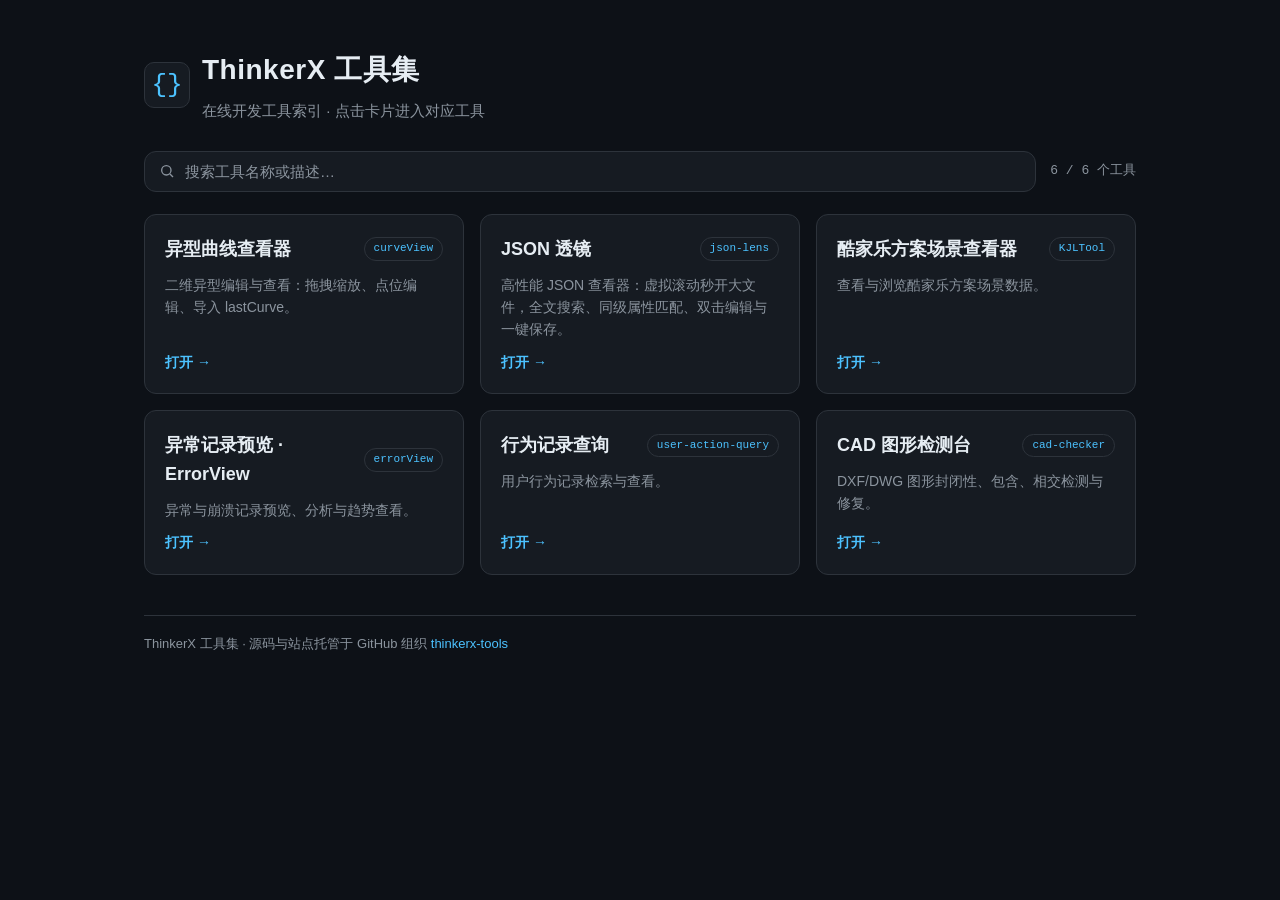
<file: index.html>
<!DOCTYPE html>
<html lang="zh-CN">
<head>
<meta charset="UTF-8">
<meta name="viewport" content="width=device-width, initial-scale=1.0">
<title>ThinkerX 工具集</title>
<meta name="description" content="ThinkerX 在线工具索引：JSON 透镜、酷家乐方案场景查看器、异常记录预览 ErrorView、行为记录查询、CAD 图形检测台。">
<link rel="icon" href="data:image/svg+xml,%3Csvg xmlns='http://www.w3.org/2000/svg' viewBox='0 0 32 32'%3E%3Ctext x='3' y='24' font-size='22' fill='%234cc2ff' font-family='monospace'%3E%7B%7D%3C/text%3E%3C/svg%3E">
<style>
  :root {
    --bg: #0d1117;
    --fg: #e6edf3;
    --muted: #8b949e;
    --accent: #4cc2ff;
    --surface: #161b22;
    --border: #2d333b;
    --radius: 12px;
    --font: -apple-system, BlinkMacSystemFont, "Segoe UI", "PingFang SC", "Microsoft YaHei", sans-serif;
    --mono: "SFMono-Regular", Consolas, "Liberation Mono", monospace;
  }
  * { box-sizing: border-box; }
  html, body { margin: 0; }
  body {
    background: var(--bg);
    color: var(--fg);
    font-family: var(--font);
    line-height: 1.6;
    min-height: 100vh;
    -webkit-font-smoothing: antialiased;
  }
  .wrap { max-width: 1040px; margin: 0 auto; padding: 48px 24px 64px; }
  header { margin-bottom: 28px; }
  .brand { display: flex; align-items: center; gap: 12px; }
  .logo {
    font-family: var(--mono);
    font-size: 26px;
    color: var(--accent);
    border: 1px solid var(--border);
    background: var(--surface);
    border-radius: 10px;
    width: 46px; height: 46px;
    display: grid; place-items: center;
    flex: none;
  }
  h1 { font-size: 28px; margin: 0; letter-spacing: .5px; }
  .tagline { color: var(--muted); margin: 6px 0 0; font-size: 15px; }
  .toolbar { margin: 26px 0 22px; display: flex; align-items: center; gap: 14px; flex-wrap: wrap; }
  .search {
    flex: 1 1 280px;
    display: flex; align-items: center; gap: 8px;
    background: var(--surface);
    border: 1px solid var(--border);
    border-radius: var(--radius);
    padding: 10px 14px;
  }
  .search:focus-within { border-color: var(--accent); }
  .search svg { flex: none; color: var(--muted); }
  .search input {
    flex: 1; border: 0; outline: 0; background: transparent;
    color: var(--fg); font-size: 15px; font-family: var(--font);
  }
  .search input::placeholder { color: var(--muted); }
  .count { color: var(--muted); font-size: 13px; font-family: var(--mono); white-space: nowrap; }
  .grid {
    display: grid;
    grid-template-columns: repeat(auto-fill, minmax(280px, 1fr));
    gap: 16px;
  }
  .card {
    display: flex; flex-direction: column; gap: 10px;
    background: var(--surface);
    border: 1px solid var(--border);
    border-radius: var(--radius);
    padding: 20px;
    text-decoration: none;
    color: inherit;
    transition: border-color .15s ease, transform .15s ease, background .15s ease;
  }
  .card:hover, .card:focus-visible {
    border-color: var(--accent);
    transform: translateY(-2px);
    background: #1a2129;
    outline: none;
  }
  .card-top { display: flex; align-items: center; justify-content: space-between; gap: 10px; }
  .card h2 { font-size: 18px; margin: 0; }
  .badge {
    font-family: var(--mono);
    font-size: 11px;
    color: var(--accent);
    border: 1px solid var(--border);
    border-radius: 999px;
    padding: 2px 9px;
    white-space: nowrap;
  }
  .card p { margin: 0; color: var(--muted); font-size: 14px; flex: 1; }
  .open { color: var(--accent); font-size: 14px; font-weight: 600; }
  .card:hover .open { text-decoration: underline; }
  .empty { color: var(--muted); padding: 40px 0; text-align: center; display: none; }
  footer { margin-top: 40px; color: var(--muted); font-size: 13px; border-top: 1px solid var(--border); padding-top: 18px; }
  footer a { color: var(--accent); text-decoration: none; }
  footer a:hover { text-decoration: underline; }
  @media (prefers-reduced-motion: reduce) {
    .card { transition: none; }
    .card:hover, .card:focus-visible { transform: none; }
  }
</style>
</head>
<body>
<div class="wrap">
  <header>
    <div class="brand">
      <div class="logo" aria-hidden="true">{}</div>
      <div>
        <h1>ThinkerX 工具集</h1>
        <p class="tagline">在线开发工具索引 · 点击卡片进入对应工具</p>
      </div>
    </div>
  </header>

  <div class="toolbar">
    <label class="search">
      <svg width="16" height="16" viewBox="0 0 24 24" fill="none" stroke="currentColor" stroke-width="2" aria-hidden="true"><circle cx="11" cy="11" r="7"/><line x1="21" y1="21" x2="16.5" y2="16.5"/></svg>
      <input id="filter" type="search" placeholder="搜索工具名称或描述…" aria-label="搜索工具">
    </label>
    <span class="count" id="count"></span>
  </div>

  <main class="grid" id="grid"></main>
  <p class="empty" id="empty">没有匹配的工具</p>

  <footer>
    ThinkerX 工具集 · 源码与站点托管于 GitHub 组织
    <a href="https://github.com/thinkerx-tools" target="_blank" rel="noopener">thinkerx-tools</a>
  </footer>
</div>

<script>
  const TOOLS = [
  { name: '异型曲线查看器', tag: 'curveView', url: './curveView/', desc: '二维异型编辑与查看：拖拽缩放、点位编辑、导入 lastCurve。' },
    { name: 'JSON 透镜', tag: 'json-lens', url: './json-lens/', desc: '高性能 JSON 查看器：虚拟滚动秒开大文件，全文搜索、同级属性匹配、双击编辑与一键保存。' },
    { name: '酷家乐方案场景查看器', tag: 'KJLTool', url: './KJLTool/', desc: '查看与浏览酷家乐方案场景数据。' },
    { name: '异常记录预览 · ErrorView', tag: 'errorView', url: 'https://errorview.pages.dev/', desc: '异常与崩溃记录预览、分析与趋势查看。' },
    { name: '行为记录查询', tag: 'user-action-query', url: 'https://user-action-query.pages.dev/', desc: '用户行为记录检索与查看。' },
    { name: 'CAD 图形检测台', tag: 'cad-checker', url: './cad-checker/', desc: 'DXF/DWG 图形封闭性、包含、相交检测与修复。' }
  ];

  const grid = document.getElementById('grid');
  const filter = document.getElementById('filter');
  const count = document.getElementById('count');
  const empty = document.getElementById('empty');

  function render(list) {
    grid.innerHTML = '';
    for (const t of list) {
      const a = document.createElement('a');
      a.className = 'card';
      a.href = t.url;
      a.innerHTML =
        '<div class="card-top"><h2></h2><span class="badge"></span></div>' +
        '<p></p><span class="open">打开 →</span>';
      a.querySelector('h2').textContent = t.name;
      a.querySelector('.badge').textContent = t.tag;
      a.querySelector('p').textContent = t.desc;
      grid.appendChild(a);
    }
    count.textContent = list.length + ' / ' + TOOLS.length + ' 个工具';
    empty.style.display = list.length ? 'none' : 'block';
  }

  function apply() {
    const q = filter.value.trim().toLowerCase();
    if (!q) { render(TOOLS); return; }
    render(TOOLS.filter(t =>
      (t.name + ' ' + t.tag + ' ' + t.desc).toLowerCase().includes(q)));
  }

  filter.addEventListener('input', apply);
  render(TOOLS);
</script>
</body>
</html>
</file>
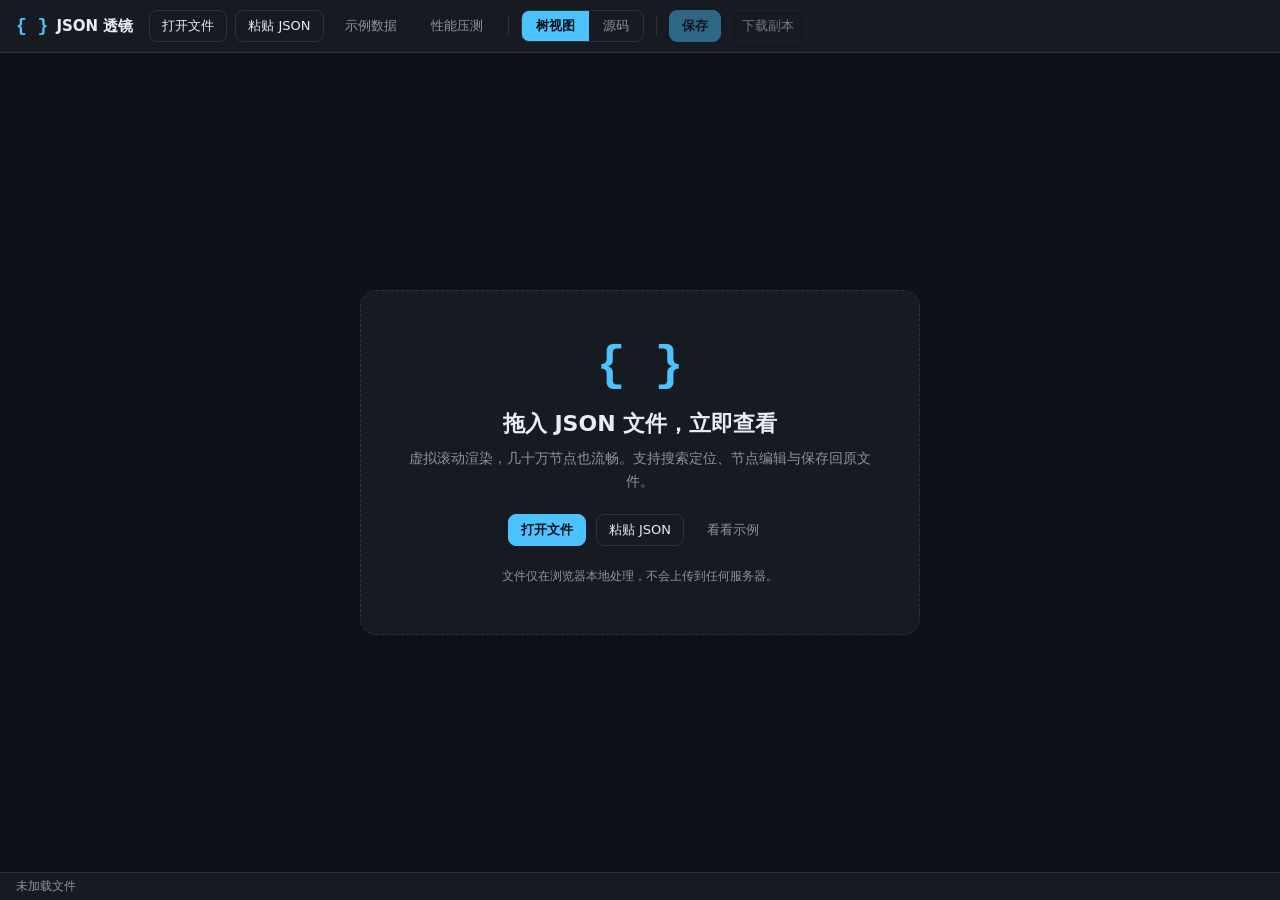
<file: json-lens/index.html>
<!DOCTYPE html>
<html lang="zh-CN">
<head>
<meta charset="UTF-8">
<meta name="viewport" content="width=device-width, initial-scale=1.0">
<title>JSON 透镜 — 高性能 JSON 查看器</title>
<meta name="description" content="高性能 JSON 文件查看器：虚拟滚动秒开大文件，支持全文搜索、节点编辑、源码模式与一键保存。">
<link rel="stylesheet" href="./style.css">
<link rel="icon" href="data:image/svg+xml,%3Csvg xmlns='http://www.w3.org/2000/svg' viewBox='0 0 32 32'%3E%3Ctext x='4' y='24' font-size='22' fill='%234cc2ff' font-family='monospace'%3E%7B%7D%3C/text%3E%3C/svg%3E">
</head>
<body>
<header class="topbar">
  <div class="brand"><span class="brand-mark">{ }</span><span class="brand-name">JSON 透镜</span></div>
  <div class="toolbar">
    <button id="btnOpen" class="btn" title="打开 JSON 文件 (Ctrl+O)">打开文件</button>
    <button id="btnPaste" class="btn">粘贴 JSON</button>
    <button id="btnSample" class="btn btn-ghost">示例数据</button>
    <button id="btnStress" class="btn btn-ghost" title="生成约 24 万节点的大数据集，体验虚拟滚动性能">性能压测</button>
    <span class="sep"></span>
    <div class="view-switch" role="tablist" aria-label="视图切换">
      <button id="btnTreeView" class="seg active" role="tab" aria-selected="true">树视图</button>
      <button id="btnRawView" class="seg" role="tab" aria-selected="false">源码</button>
    </div>
    <span class="sep"></span>
    <button id="btnSave" class="btn btn-accent" disabled title="保存修改 (Ctrl+S)">保存</button>
    <button id="btnDownload" class="btn" disabled>下载副本</button>
  </div>
</header>

<div class="searchbar" id="searchbar" hidden>
  <select id="searchMode" class="scope-select mode-select" aria-label="搜索模式">
    <option value="text">文本搜索</option>
    <option value="sibling">同级条件</option>
  </select>
  <div class="search-input-wrap">
    <svg class="search-icon" viewBox="0 0 16 16" width="14" height="14" aria-hidden="true"><path fill="currentColor" d="M11.7 10.3a6 6 0 1 0-1.4 1.4l3 3 1.4-1.4-3-3zM7 11a4 4 0 1 1 0-8 4 4 0 0 1 0 8z"/></svg>
    <input id="searchInput" type="text" placeholder="搜索键名或值… (Ctrl+F)" autocomplete="off" spellcheck="false" aria-label="搜索 JSON 内容">
    <button id="btnCase" class="mini-toggle" title="区分大小写" aria-pressed="false">Aa</button>
    <select id="searchScope" class="scope-select" aria-label="搜索范围">
      <option value="all">键和值</option>
      <option value="key">仅键名</option>
      <option value="value">仅值</option>
    </select>
  </div>
  <span id="matchInfo" class="match-info">无匹配</span>
  <button id="btnPrevMatch" class="btn btn-icon" title="上一个匹配 (Shift+Enter)" disabled>↑</button>
  <button id="btnNextMatch" class="btn btn-icon" title="下一个匹配 (Enter)" disabled>↓</button>
  <button id="btnClearSearch" class="btn btn-icon" title="清除搜索 (Esc)">✕</button>
  <span class="sep"></span>
  <button id="btnExpandAll" class="btn btn-ghost" title="展开前两层">展开两层</button>
  <button id="btnCollapseAll" class="btn btn-ghost">全部折叠</button>
  <div id="siblingBar" class="sibling-bar" hidden>
    <span class="sibling-label">同一对象内需同时满足：</span>
    <div id="condList" class="cond-list"></div>
    <button id="btnAddCond" class="btn btn-ghost">＋ 条件</button>
  </div>
</div>

<main class="workspace">
  <!-- 空状态 -->
  <section id="emptyState" class="empty-state">
    <div class="drop-card" id="dropCard">
      <div class="drop-glyph">{ }</div>
      <h1>拖入 JSON 文件，立即查看</h1>
      <p>虚拟滚动渲染，几十万节点也流畅。支持搜索定位、节点编辑与保存回原文件。</p>
      <div class="drop-actions">
        <button id="btnOpen2" class="btn btn-accent">打开文件</button>
        <button id="btnPaste2" class="btn">粘贴 JSON</button>
        <button id="btnSample2" class="btn btn-ghost">看看示例</button>
      </div>
      <p class="drop-hint">文件仅在浏览器本地处理，不会上传到任何服务器。</p>
    </div>
  </section>

  <!-- 树视图 -->
  <section id="treeView" class="tree-view" hidden>
    <div id="breadcrumb" class="breadcrumb" title="当前选中节点路径">$</div>
    <div id="scroller" class="scroller" tabindex="0" aria-label="JSON 树视图">
      <div id="spacer" class="spacer">
        <div id="rowWindow" class="row-window"></div>
      </div>
    </div>
  </section>

  <!-- 源码视图 -->
  <section id="rawView" class="raw-view" hidden>
    <div class="raw-toolbar">
      <span class="raw-hint">直接编辑 JSON 文本，点击「应用更改」重新解析。</span>
      <span id="rawError" class="raw-error" hidden></span>
      <button id="btnApplyRaw" class="btn btn-accent">应用更改</button>
    </div>
    <textarea id="rawEditor" spellcheck="false" aria-label="JSON 源码编辑器"></textarea>
  </section>
</main>

<footer class="statusbar" id="statusbar">
  <span id="stFile" class="st-item">未加载文件</span>
  <span id="stSize" class="st-item"></span>
  <span id="stNodes" class="st-item"></span>
  <span id="stParse" class="st-item"></span>
  <span class="st-flex"></span>
  <span id="stDirty" class="st-item st-dirty" hidden>● 未保存</span>
  <span id="stMsg" class="st-item"></span>
</footer>

<!-- 粘贴 / 添加节点 弹窗 -->
<div id="modalMask" class="modal-mask" hidden>
  <div class="modal" role="dialog" aria-modal="true" aria-labelledby="modalTitle">
    <h2 id="modalTitle">粘贴 JSON</h2>
    <div id="modalKeyRow" class="modal-key-row" hidden>
      <label for="modalKey">键名</label>
      <input id="modalKey" type="text" autocomplete="off" spellcheck="false">
    </div>
    <textarea id="modalText" spellcheck="false" placeholder='例如 {"name": "示例", "list": [1, 2, 3]}'></textarea>
    <div id="modalError" class="modal-error" hidden></div>
    <div class="modal-actions">
      <button id="modalCancel" class="btn">取消</button>
      <button id="modalOk" class="btn btn-accent">确定</button>
    </div>
  </div>
</div>

<div id="dropOverlay" class="drop-overlay" hidden><div class="drop-overlay-inner">松开以打开 JSON 文件</div></div>
<div id="toast" class="toast" hidden></div>
<input id="fileInput" type="file" accept=".json,.jsonl,.txt,application/json" hidden>

<script src="./app.js"></script>
</body>
</html>
</file>
<file: json-lens/style.css>
:root {
  --site-bg: #0d1117;
  --site-fg: #e6edf3;
  --site-accent: #4cc2ff;
  --site-on-accent: #06121a;
  --site-surface: #161b22;
  --site-muted: #8b949e;
  --site-border: #2d333b;
  --site-font: "Segoe UI", "PingFang SC", "Microsoft YaHei", system-ui, sans-serif;
  --site-radius: 8px;
  --site-space: 1;
  --site-type: 1;
  --site-motion: 1;

  --mono: ui-monospace, "Cascadia Code", "JetBrains Mono", Consolas, "Courier New", monospace;
  --row-h: 26px;
  --c-key: #7ee787;
  --c-string: #a5d6ff;
  --c-number: #ffa657;
  --c-boolean: #ff7b72;
  --c-null: #8b949e;
  --c-bracket: #8b949e;
}

* { box-sizing: border-box; }
[hidden] { display: none !important; }
html, body { height: 100%; }
body {
  margin: 0;
  display: flex;
  flex-direction: column;
  background: var(--site-bg);
  color: var(--site-fg);
  font-family: var(--site-font);
  font-size: calc(14px * var(--site-type, 1));
  overflow: hidden;
}

button { font-family: inherit; }

/* ---------- 顶栏 ---------- */
.topbar {
  display: flex;
  align-items: center;
  gap: calc(16px * var(--site-space, 1));
  padding: calc(10px * var(--site-space, 1)) calc(16px * var(--site-space, 1));
  background: var(--site-surface);
  border-bottom: 1px solid var(--site-border);
  flex-wrap: wrap;
}
.brand { display: flex; align-items: center; gap: 8px; white-space: nowrap; }
.brand-mark {
  font-family: var(--mono);
  color: var(--site-accent);
  font-weight: 700;
  font-size: calc(18px * var(--site-type, 1));
}
.brand-name { font-weight: 600; font-size: calc(15px * var(--site-type, 1)); }
.toolbar { display: flex; align-items: center; gap: 8px; flex-wrap: wrap; }
.sep { width: 1px; height: 20px; background: var(--site-border); margin: 0 4px; }

.btn {
  background: transparent;
  color: var(--site-fg);
  border: 1px solid var(--site-border);
  border-radius: var(--site-radius);
  padding: calc(6px * var(--site-space, 1)) calc(12px * var(--site-space, 1));
  font-size: calc(13px * var(--site-type, 1));
  cursor: pointer;
  transition: background calc(180ms * var(--site-motion, 1)), border-color calc(180ms * var(--site-motion, 1));
  white-space: nowrap;
}
.btn:hover:not(:disabled) { background: var(--site-bg); border-color: var(--site-muted); }
.btn:disabled { opacity: 0.45; cursor: default; }
.btn-accent {
  background: var(--site-accent);
  color: var(--site-on-accent);
  border-color: var(--site-accent);
  font-weight: 600;
}
.btn-accent:hover:not(:disabled) { background: var(--site-accent); border-color: var(--site-accent); filter: brightness(1.1); }
.btn-ghost { border-color: transparent; color: var(--site-muted); }
.btn-ghost:hover:not(:disabled) { color: var(--site-fg); }
.btn-icon { padding: calc(6px * var(--site-space, 1)) calc(9px * var(--site-space, 1)); font-family: var(--mono); }

.view-switch {
  display: inline-flex;
  border: 1px solid var(--site-border);
  border-radius: var(--site-radius);
  overflow: hidden;
}
.seg {
  background: transparent;
  border: none;
  color: var(--site-muted);
  padding: calc(6px * var(--site-space, 1)) calc(14px * var(--site-space, 1));
  font-size: calc(13px * var(--site-type, 1));
  cursor: pointer;
  transition: background calc(180ms * var(--site-motion, 1)), color calc(180ms * var(--site-motion, 1));
}
.seg.active { background: var(--site-accent); color: var(--site-on-accent); font-weight: 600; }

/* ---------- 搜索栏 ---------- */
.searchbar {
  display: flex;
  align-items: center;
  gap: 8px;
  padding: calc(8px * var(--site-space, 1)) calc(16px * var(--site-space, 1));
  background: var(--site-surface);
  border-bottom: 1px solid var(--site-border);
  flex-wrap: wrap;
}
.search-input-wrap {
  display: flex;
  align-items: center;
  gap: 6px;
  background: var(--site-bg);
  border: 1px solid var(--site-border);
  border-radius: var(--site-radius);
  padding: 0 8px;
  flex: 0 1 420px;
  min-width: 220px;
}
.search-input-wrap:focus-within { border-color: var(--site-accent); }
.search-icon { color: var(--site-muted); flex: none; }
#searchInput {
  flex: 1;
  min-width: 0;
  background: transparent;
  border: none;
  outline: none;
  color: var(--site-fg);
  font-family: var(--mono);
  font-size: calc(13px * var(--site-type, 1));
  padding: calc(7px * var(--site-space, 1)) 0;
}
.mini-toggle {
  background: transparent;
  border: 1px solid transparent;
  border-radius: calc(var(--site-radius) / 2);
  color: var(--site-muted);
  font-family: var(--mono);
  font-size: 12px;
  padding: 2px 6px;
  cursor: pointer;
}
.mini-toggle[aria-pressed="true"] { color: var(--site-accent); border-color: var(--site-accent); }
.scope-select {
  background: var(--site-bg);
  color: var(--site-muted);
  border: none;
  outline: none;
  font-size: 12px;
  cursor: pointer;
  max-width: 90px;
}
.match-info { color: var(--site-muted); font-size: calc(12px * var(--site-type, 1)); font-family: var(--mono); min-width: 90px; }

/* ---------- 同级条件搜索 ---------- */
.mode-select { max-width: 110px; border: 1px solid var(--site-border); border-radius: var(--site-radius); padding: calc(6px * var(--site-space, 1)) 6px; color: var(--site-fg); }
.sibling-bar {
  flex-basis: 100%;
  display: flex;
  align-items: center;
  gap: 8px;
  flex-wrap: wrap;
  padding-top: calc(4px * var(--site-space, 1));
}
.sibling-label { color: var(--site-muted); font-size: calc(12px * var(--site-type, 1)); white-space: nowrap; }
.cond-list { display: flex; gap: 8px; flex-wrap: wrap; }
.cond {
  display: flex;
  align-items: center;
  gap: 6px;
  background: var(--site-bg);
  border: 1px solid var(--site-border);
  border-radius: var(--site-radius);
  padding: calc(4px * var(--site-space, 1)) 8px;
}
.cond:focus-within { border-color: var(--site-accent); }
.cond input {
  background: transparent;
  border: none;
  outline: none;
  color: var(--site-fg);
  font-family: var(--mono);
  font-size: calc(13px * var(--site-type, 1));
  width: 110px;
}
.cond input.cond-val { color: var(--c-string); }
.cond-eq { color: var(--site-muted); font-family: var(--mono); }
.cond-del { background: transparent; border: none; color: var(--site-muted); cursor: pointer; font-size: 12px; padding: 2px 4px; }
.cond-del:hover { color: var(--c-boolean); }
.row.sibling-hit { background: color-mix(in srgb, var(--c-key) 14%, transparent); }
.row.sibling-hit .node-key { text-decoration: underline; text-decoration-color: var(--c-key); }

/* ---------- 主区域 ---------- */
.workspace { flex: 1; min-height: 0; display: flex; flex-direction: column; position: relative; }

.empty-state { flex: 1; display: flex; align-items: center; justify-content: center; padding: calc(24px * var(--site-space, 1)); }
.drop-card {
  max-width: 560px;
  text-align: center;
  border: 1.5px dashed var(--site-border);
  border-radius: calc(var(--site-radius) * 2);
  padding: calc(48px * var(--site-space, 1)) calc(40px * var(--site-space, 1));
  background: var(--site-surface);
}
.drop-glyph { font-family: var(--mono); font-size: calc(48px * var(--site-type, 1)); color: var(--site-accent); font-weight: 700; }
.drop-card h1 { font-size: calc(22px * var(--site-type, 1)); margin: calc(16px * var(--site-space, 1)) 0 8px; }
.drop-card p { color: var(--site-muted); line-height: 1.7; margin: 0 0 calc(20px * var(--site-space, 1)); }
.drop-actions { display: flex; gap: 10px; justify-content: center; flex-wrap: wrap; }
.drop-hint { font-size: calc(12px * var(--site-type, 1)); margin-top: calc(20px * var(--site-space, 1)) !important; margin-bottom: 0 !important; }

/* ---------- 树视图 ---------- */
.tree-view { flex: 1; min-height: 0; display: flex; flex-direction: column; }
.breadcrumb {
  font-family: var(--mono);
  font-size: calc(12px * var(--site-type, 1));
  color: var(--site-muted);
  padding: calc(6px * var(--site-space, 1)) calc(16px * var(--site-space, 1));
  border-bottom: 1px solid var(--site-border);
  white-space: nowrap;
  overflow: hidden;
  text-overflow: ellipsis;
  background: var(--site-bg);
}
.scroller { flex: 1; overflow: auto; outline: none; position: relative; }
.spacer { position: relative; width: 100%; }
.row-window { position: absolute; top: 0; left: 0; right: 0; }

.row {
  display: flex;
  align-items: center;
  height: var(--row-h);
  font-family: var(--mono);
  font-size: calc(13px * var(--site-type, 1));
  line-height: var(--row-h);
  white-space: nowrap;
  padding-right: calc(12px * var(--site-space, 1));
  cursor: default;
  border-left: 2px solid transparent;
}
.row:hover { background: var(--site-surface); }
.row.selected { background: var(--site-surface); border-left-color: var(--site-accent); }
.row.current-match { background: color-mix(in srgb, var(--site-accent) 18%, transparent); }
.caret {
  flex: none;
  width: 18px;
  text-align: center;
  color: var(--site-muted);
  cursor: pointer;
  user-select: none;
  font-size: 10px;
  transition: transform calc(180ms * var(--site-motion, 1));
}
.caret.open { transform: rotate(90deg); }
.caret.leaf { visibility: hidden; }
.node-key { color: var(--c-key); }
.node-index { color: var(--site-muted); }
.colon { color: var(--site-muted); margin: 0 6px 0 2px; }
.val-string { color: var(--c-string); }
.val-number { color: var(--c-number); }
.val-boolean { color: var(--c-boolean); }
.val-null { color: var(--c-null); font-style: italic; }
.val-bracket { color: var(--c-bracket); }
.badge {
  color: var(--site-muted);
  font-size: calc(11px * var(--site-type, 1));
  margin-left: 8px;
  border: 1px solid var(--site-border);
  border-radius: calc(var(--site-radius) / 2);
  padding: 0 6px;
  line-height: 16px;
}
.row mark { background: color-mix(in srgb, var(--site-accent) 45%, transparent); color: var(--site-fg); border-radius: 2px; }
.row-actions { display: none; margin-left: auto; gap: 2px; flex: none; }
.row:hover .row-actions { display: inline-flex; }
.row-actions button {
  background: transparent;
  border: none;
  color: var(--site-muted);
  cursor: pointer;
  font-size: 12px;
  padding: 2px 5px;
  border-radius: calc(var(--site-radius) / 2);
  font-family: var(--site-font);
}
.row-actions button:hover { color: var(--site-accent); background: var(--site-bg); }
.edit-input {
  background: var(--site-bg);
  border: 1px solid var(--site-accent);
  border-radius: calc(var(--site-radius) / 2);
  color: var(--site-fg);
  font-family: var(--mono);
  font-size: calc(13px * var(--site-type, 1));
  padding: 1px 6px;
  outline: none;
  min-width: 160px;
}
.edit-input.edit-key { color: var(--c-key); min-width: 120px; }

/* ---------- 源码视图 ---------- */
.raw-view { flex: 1; min-height: 0; display: flex; flex-direction: column; }
.raw-toolbar {
  display: flex;
  align-items: center;
  gap: 12px;
  padding: calc(8px * var(--site-space, 1)) calc(16px * var(--site-space, 1));
  border-bottom: 1px solid var(--site-border);
}
.raw-hint { color: var(--site-muted); font-size: calc(12px * var(--site-type, 1)); }
.raw-error { color: var(--c-boolean); font-size: calc(12px * var(--site-type, 1)); font-family: var(--mono); flex: 1; overflow: hidden; text-overflow: ellipsis; white-space: nowrap; }
#rawEditor {
  flex: 1;
  resize: none;
  background: var(--site-bg);
  color: var(--site-fg);
  border: none;
  outline: none;
  font-family: var(--mono);
  font-size: calc(13px * var(--site-type, 1));
  line-height: 1.6;
  padding: calc(16px * var(--site-space, 1));
  tab-size: 2;
}

/* ---------- 状态栏 ---------- */
.statusbar {
  display: flex;
  align-items: center;
  gap: calc(16px * var(--site-space, 1));
  padding: calc(5px * var(--site-space, 1)) calc(16px * var(--site-space, 1));
  background: var(--site-surface);
  border-top: 1px solid var(--site-border);
  font-size: calc(12px * var(--site-type, 1));
  color: var(--site-muted);
  font-family: var(--mono);
  white-space: nowrap;
  overflow: hidden;
}
.st-flex { flex: 1; }
.st-dirty { color: var(--c-number); }
.st-item { overflow: hidden; text-overflow: ellipsis; }

/* ---------- 弹窗 ---------- */
.modal-mask {
  position: fixed;
  inset: 0;
  background: rgba(0, 0, 0, 0.55);
  display: flex;
  align-items: center;
  justify-content: center;
  z-index: 50;
}
.modal {
  width: min(640px, calc(100vw - 32px));
  background: var(--site-surface);
  border: 1px solid var(--site-border);
  border-radius: calc(var(--site-radius) * 1.5);
  padding: calc(24px * var(--site-space, 1));
  display: flex;
  flex-direction: column;
  gap: calc(12px * var(--site-space, 1));
}
.modal h2 { margin: 0; font-size: calc(17px * var(--site-type, 1)); }
.modal-key-row { display: flex; align-items: center; gap: 10px; }
.modal-key-row label { color: var(--site-muted); font-size: calc(13px * var(--site-type, 1)); }
.modal-key-row input {
  flex: 1;
  background: var(--site-bg);
  border: 1px solid var(--site-border);
  border-radius: var(--site-radius);
  color: var(--site-fg);
  font-family: var(--mono);
  padding: calc(7px * var(--site-space, 1)) 10px;
  outline: none;
}
.modal-key-row input:focus { border-color: var(--site-accent); }
#modalText {
  height: 220px;
  resize: vertical;
  background: var(--site-bg);
  border: 1px solid var(--site-border);
  border-radius: var(--site-radius);
  color: var(--site-fg);
  font-family: var(--mono);
  font-size: calc(13px * var(--site-type, 1));
  padding: calc(12px * var(--site-space, 1));
  outline: none;
}
#modalText:focus { border-color: var(--site-accent); }
.modal-error { color: var(--c-boolean); font-size: calc(12px * var(--site-type, 1)); font-family: var(--mono); }
.modal-actions { display: flex; justify-content: flex-end; gap: 10px; }

/* ---------- 拖拽遮罩 / 提示 ---------- */
.drop-overlay {
  position: fixed;
  inset: 0;
  z-index: 60;
  background: color-mix(in srgb, var(--site-bg) 80%, transparent);
  display: flex;
  align-items: center;
  justify-content: center;
}
.drop-overlay-inner {
  border: 2px dashed var(--site-accent);
  border-radius: calc(var(--site-radius) * 2);
  color: var(--site-accent);
  font-size: calc(20px * var(--site-type, 1));
  padding: calc(48px * var(--site-space, 1)) calc(64px * var(--site-space, 1));
}
.toast {
  position: fixed;
  bottom: 48px;
  left: 50%;
  transform: translateX(-50%);
  background: var(--site-surface);
  border: 1px solid var(--site-border);
  border-left: 3px solid var(--site-accent);
  color: var(--site-fg);
  border-radius: var(--site-radius);
  padding: calc(10px * var(--site-space, 1)) calc(18px * var(--site-space, 1));
  font-size: calc(13px * var(--site-type, 1));
  z-index: 70;
  max-width: 80vw;
  box-shadow: 0 8px 24px rgba(0, 0, 0, 0.4);
}

@media (max-width: 720px) {
  .topbar { gap: 8px; }
  .brand-name { display: none; }
  .toolbar { gap: 6px; }
  .btn { padding: calc(6px * var(--site-space, 1)) calc(9px * var(--site-space, 1)); }
  .search-input-wrap { flex: 1 1 100%; }
  .statusbar { gap: 10px; }
  #stParse { display: none; }
}

@media (prefers-reduced-motion: reduce) {
  * { transition: none !important; }
}
</file>
